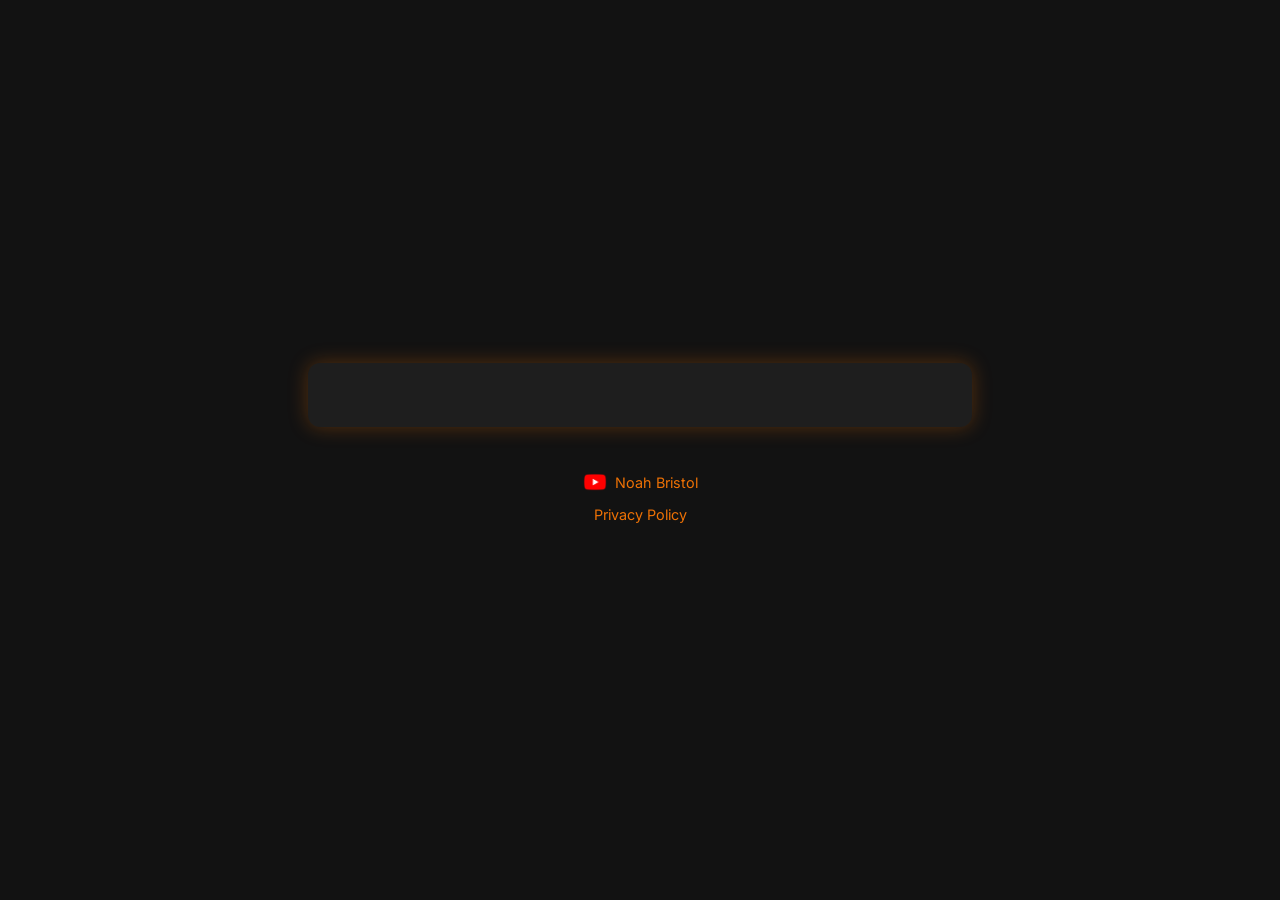
<file: index.html>
<!DOCTYPE html>
<html lang="en">
<head>
  <meta charset="UTF-8" />
  <meta name="viewport" content="width=device-width, initial-scale=1.0" />
  <meta name="robots" content="noindex, nofollow" />
  <title>Noah Bristol</title>
  <link rel="stylesheet" href="style.css" />
  <link rel="icon" type="image/png" href="https://www.svgrepo.com/show/5121/star.svg" />
  <link href="https://fonts.googleapis.com/css2?family=Inter:wght@400;600&display=swap" rel="stylesheet">
</head>
<body>
  <div class="container">
    <div class="form-wrapper">
      <script src="https://myliferebooted.mykajabi.com/forms/2149024625/embed.js"></script>
      <div id="form-fallback" hidden>
        <p class="fallback-title">The form didn't load</p>
        <p>Ad blockers and script blockers often block this page's signup form. If you run one, please allow this page and refresh. The form will appear here.</p>
      </div>
      <noscript>
        <p>This page needs JavaScript turned on to show the signup form. Please enable JavaScript and refresh.</p>
      </noscript>
    </div>
    <footer>
        <p>
            <a href="https://www.youtube.com/@noah-the-optimist" target="_blank">
              <img src="assets/images/youtube-icon.png" alt="YouTube" style="width: 24px; vertical-align: text-bottom; margin-right: 4px;">
              Noah Bristol
            </a>
          </p>
          <p><a href="privacy.html">Privacy Policy</a></p>
        </footer>
  </div>
  <script>
    window.addEventListener('load', function () {
      setTimeout(function () {
        if (!document.getElementById('kajabi-form')) {
          var fb = document.getElementById('form-fallback');
          if (fb) { fb.hidden = false; }
        }
      }, 3000);
    });
  </script>
</body>
</html>
</file>
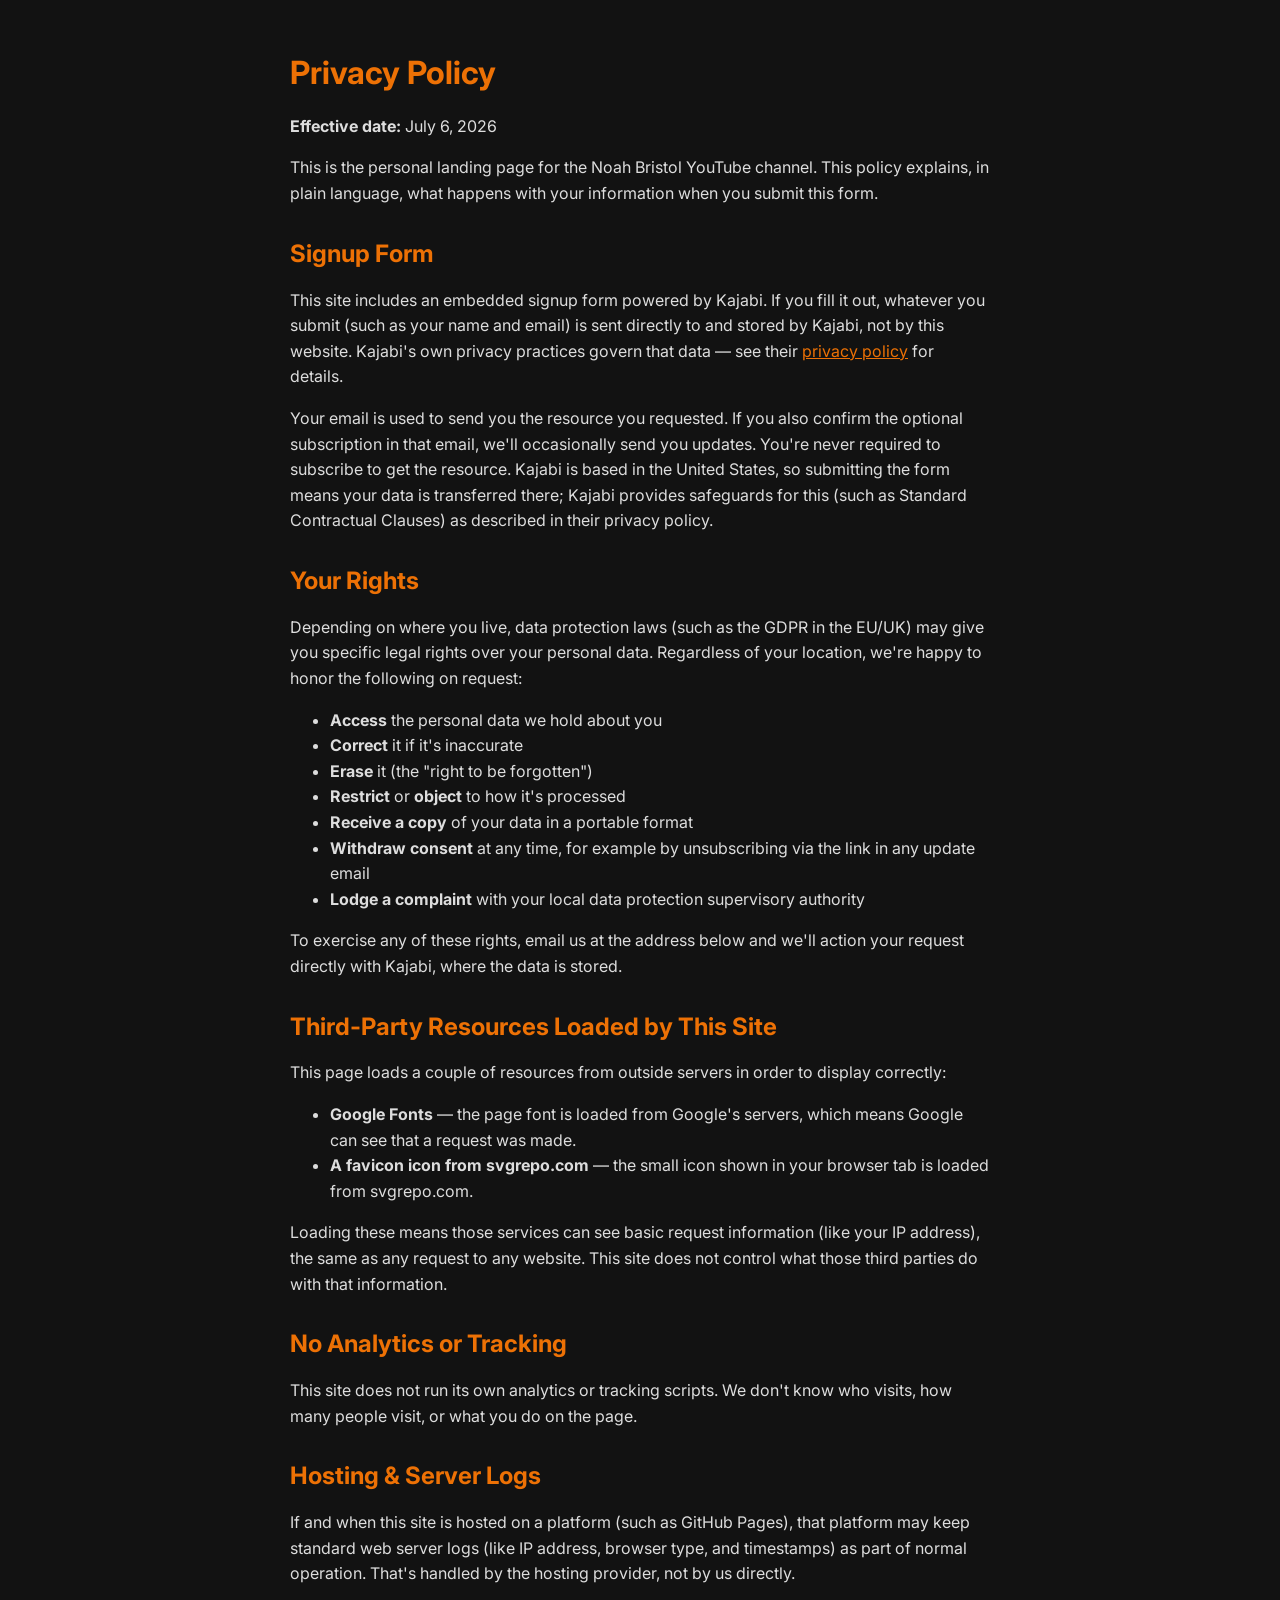
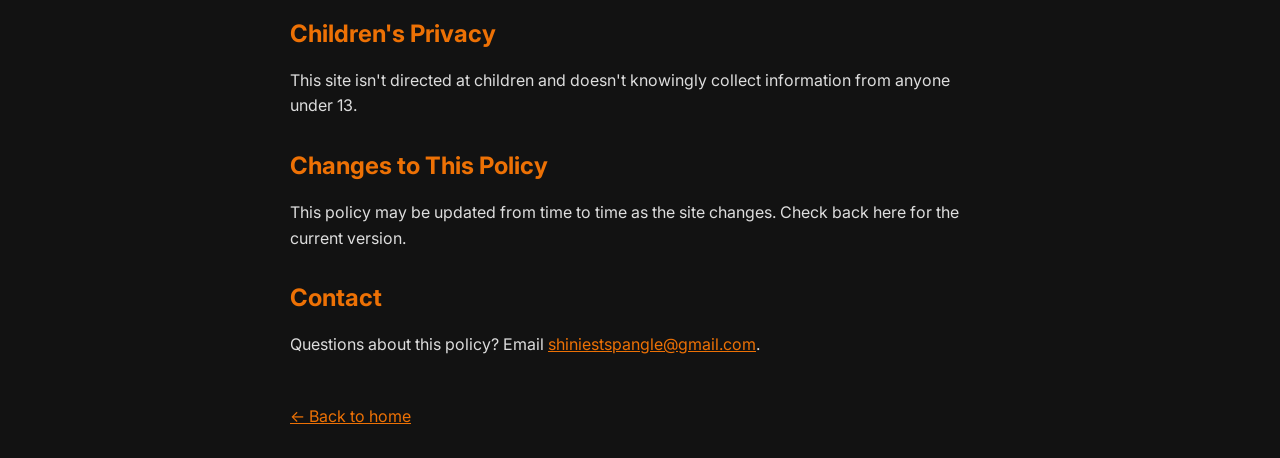
<file: privacy.html>
<!DOCTYPE html>
<html lang="en">
<head>
  <meta charset="UTF-8" />
  <meta name="viewport" content="width=device-width, initial-scale=1.0" />
  <meta name="robots" content="noindex, nofollow" />
  <title>Privacy Policy - Noah Bristol</title>
  <link rel="stylesheet" href="style.css" />
  <link rel="icon" type="image/png" href="https://www.svgrepo.com/show/5121/star.svg" />
  <link href="https://fonts.googleapis.com/css2?family=Inter:wght@400;600&display=swap" rel="stylesheet">
</head>
<body class="policy-page">
  <div class="container">
    <div class="policy-content">
      <h1>Privacy Policy</h1>
      <p><strong>Effective date:</strong> July 6, 2026</p>

      <p>This is the personal landing page for the Noah Bristol YouTube channel. This policy explains, in plain language, what happens with your information when you submit this form.</p>

      <h2>Signup Form</h2>
      <p>This site includes an embedded signup form powered by Kajabi. If you fill it out, whatever you submit (such as your name and email) is sent directly to and stored by Kajabi, not by this website. Kajabi's own privacy practices govern that data — see their <a href="https://kajabi.com/privacy" target="_blank">privacy policy</a> for details.</p>
      <p>Your email is used to send you the resource you requested. If you also confirm the optional subscription in that email, we'll occasionally send you updates. You're never required to subscribe to get the resource. Kajabi is based in the United States, so submitting the form means your data is transferred there; Kajabi provides safeguards for this (such as Standard Contractual Clauses) as described in their privacy policy.</p>

      <h2>Your Rights</h2>
      <p>Depending on where you live, data protection laws (such as the GDPR in the EU/UK) may give you specific legal rights over your personal data. Regardless of your location, we're happy to honor the following on request:</p>
      <ul>
        <li><strong>Access</strong> the personal data we hold about you</li>
        <li><strong>Correct</strong> it if it's inaccurate</li>
        <li><strong>Erase</strong> it (the "right to be forgotten")</li>
        <li><strong>Restrict</strong> or <strong>object</strong> to how it's processed</li>
        <li><strong>Receive a copy</strong> of your data in a portable format</li>
        <li><strong>Withdraw consent</strong> at any time, for example by unsubscribing via the link in any update email</li>
        <li><strong>Lodge a complaint</strong> with your local data protection supervisory authority</li>
      </ul>
      <p>To exercise any of these rights, email us at the address below and we'll action your request directly with Kajabi, where the data is stored.</p>

      <h2>Third-Party Resources Loaded by This Site</h2>
      <p>This page loads a couple of resources from outside servers in order to display correctly:</p>
      <ul>
        <li><strong>Google Fonts</strong> — the page font is loaded from Google's servers, which means Google can see that a request was made.</li>
        <li><strong>A favicon icon from svgrepo.com</strong> — the small icon shown in your browser tab is loaded from svgrepo.com.</li>
      </ul>
      <p>Loading these means those services can see basic request information (like your IP address), the same as any request to any website. This site does not control what those third parties do with that information.</p>

      <h2>No Analytics or Tracking</h2>
      <p>This site does not run its own analytics or tracking scripts. We don't know who visits, how many people visit, or what you do on the page.</p>

      <h2>Hosting &amp; Server Logs</h2>
      <p>If and when this site is hosted on a platform (such as GitHub Pages), that platform may keep standard web server logs (like IP address, browser type, and timestamps) as part of normal operation. That's handled by the hosting provider, not by us directly.</p>

      <h2>Children's Privacy</h2>
      <p>This site isn't directed at children and doesn't knowingly collect information from anyone under 13.</p>

      <h2>Changes to This Policy</h2>
      <p>This policy may be updated from time to time as the site changes. Check back here for the current version.</p>

      <h2>Contact</h2>
      <p>Questions about this policy? Email <a href="mailto:shiniestspangle@gmail.com">shiniestspangle@gmail.com</a>.</p>

      <a class="back-link" href="index.html">&larr; Back to home</a>
    </div>
  </div>
</body>
</html>
</file>
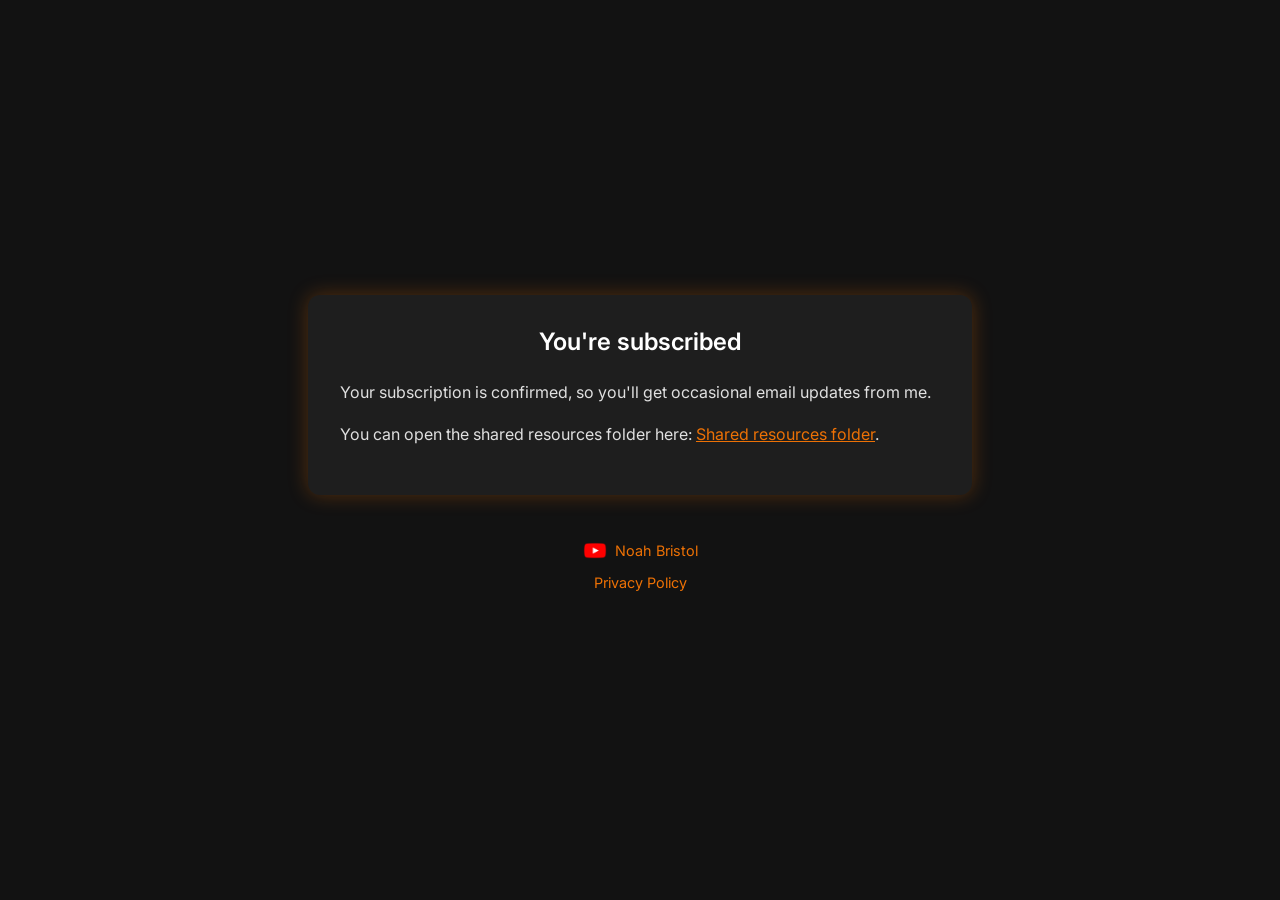
<file: subscribed.html>
<!DOCTYPE html>
<html lang="en">
<head>
  <meta charset="UTF-8" />
  <meta name="viewport" content="width=device-width, initial-scale=1.0" />
  <meta name="robots" content="noindex, nofollow" />
  <title>Noah Bristol</title>
  <link rel="stylesheet" href="style.css" />
  <link rel="icon" type="image/png" href="https://www.svgrepo.com/show/5121/star.svg" />
  <link href="https://fonts.googleapis.com/css2?family=Inter:wght@400;600&display=swap" rel="stylesheet">
</head>
<body>
  <div class="container">
    <div class="form-wrapper">
      <p class="thanks-title">You're subscribed</p>
      <p class="thanks-text">Your subscription is confirmed, so you'll get occasional email updates from me.</p>
      <p class="thanks-text">You can open the shared resources folder here: <a href="https://drive.google.com/drive/folders/1Pc2zRngqfnitDYboNIg5b6wauxpUGzMv?usp=drive_link">Shared resources folder</a>.</p>
    </div>
    <footer>
        <p>
            <a href="https://www.youtube.com/@noah-the-optimist" target="_blank">
              <img src="assets/images/youtube-icon.png" alt="YouTube" style="width: 24px; vertical-align: text-bottom; margin-right: 4px;">
              Noah Bristol
            </a>
          </p>
          <p><a href="privacy.html">Privacy Policy</a></p>
        </footer>
  </div>
</body>
</html>
</file>
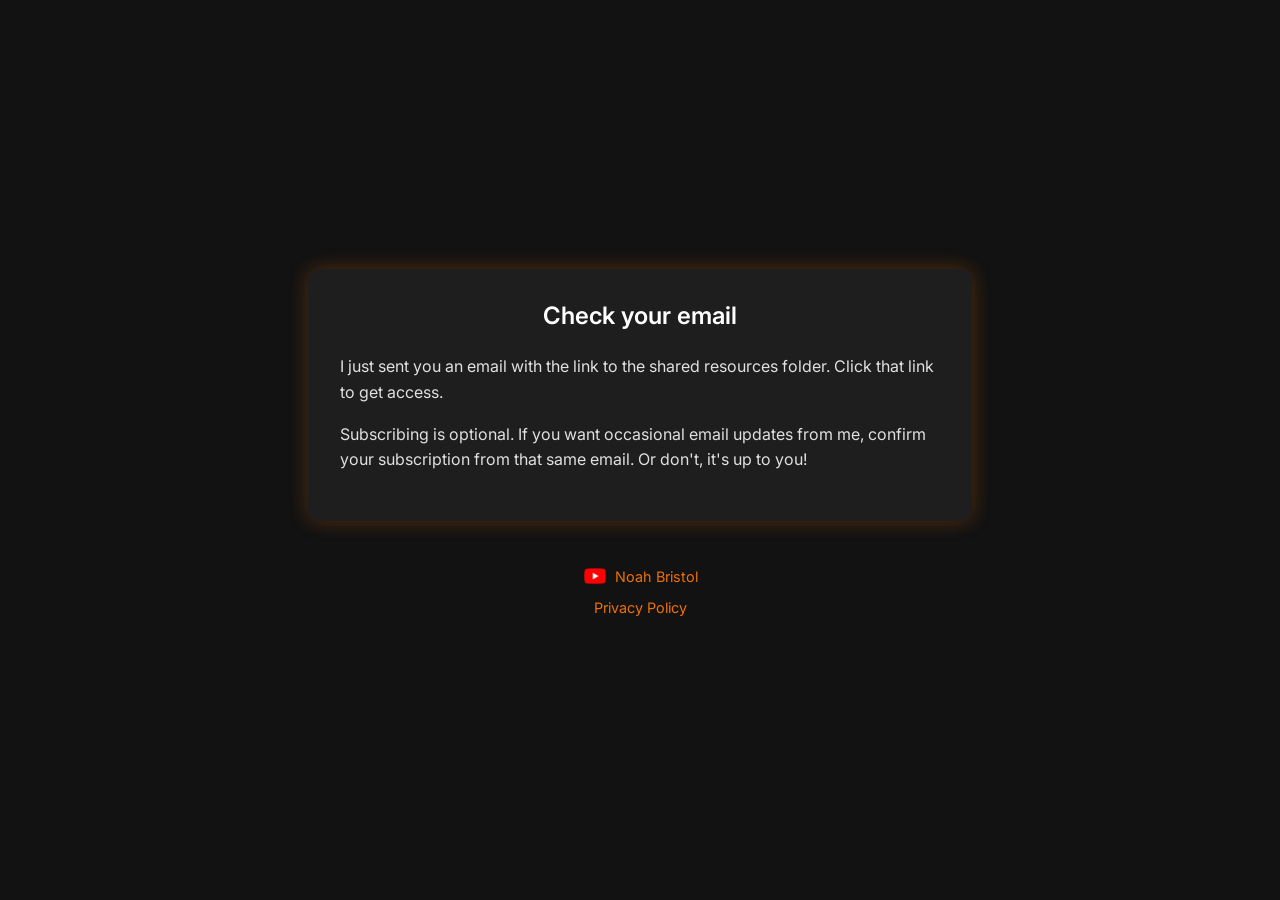
<file: thanks.html>
<!DOCTYPE html>
<html lang="en">
<head>
  <meta charset="UTF-8" />
  <meta name="viewport" content="width=device-width, initial-scale=1.0" />
  <meta name="robots" content="noindex, nofollow" />
  <title>Noah Bristol</title>
  <link rel="stylesheet" href="style.css" />
  <link rel="icon" type="image/png" href="https://www.svgrepo.com/show/5121/star.svg" />
  <link href="https://fonts.googleapis.com/css2?family=Inter:wght@400;600&display=swap" rel="stylesheet">
</head>
<body>
  <div class="container">
    <div class="form-wrapper">
      <p class="thanks-title">Check your email</p>
      <p class="thanks-text">I just sent you an email with the link to the shared resources folder. Click that link to get access.</p>
      <p class="thanks-text">Subscribing is optional. If you want occasional email updates from me, confirm your subscription from that same email. Or don't, it's up to you!</p>
    </div>
    <footer>
        <p>
            <a href="https://www.youtube.com/@noah-the-optimist" target="_blank">
              <img src="assets/images/youtube-icon.png" alt="YouTube" style="width: 24px; vertical-align: text-bottom; margin-right: 4px;">
              Noah Bristol
            </a>
          </p>
          <p><a href="privacy.html">Privacy Policy</a></p>
        </footer>
  </div>
</body>
</html>
</file>
<file: style.css>
body {
    margin: 0;
    font-family: 'Inter', sans-serif;
    background-color: #121212;
    color: #ffffff;
    display: flex;
    justify-content: center;
    align-items: center;
    min-height: 100vh;
    text-align: center;
  }
  
  .container {
    display: flex;
    flex-direction: column;
    justify-content: center;
    align-items: center;
    padding: 2rem;
    width: 100%;
    max-width: 600px;
  }
  
  .form-wrapper {
    background-color: #1e1e1e;
    padding: 2rem;
    border-radius: 12px;
    box-shadow: 0 0 20px rgba(237, 113, 5, 0.3);
    width: 100%;
  }
  
  #kajabi-form .kajabi-form__title {
    color: #ffffff !important;
  }

  #kajabi-form .kajabi-form__subtitle {
    color: #e0e0e0 !important;
  }

  /* Dark form: Kajabi's embed stylesheet paints the form card white
     (background-color: var(--pine-color-background-container, #ffffff)).
     Match the card to the dark wrapper and restyle the input to match. */
  #kajabi-form {
    --pine-color-background-container: #1e1e1e;
  }

  #kajabi-form.kajabi-form--inline {
    background-color: #1e1e1e !important;
  }

  #kajabi-form .kajabi-form__form-item input {
    background-color: #2a2a2a !important;
    border-color: #3a3a3a !important;
    color: #ffffff !important;
  }

  #kajabi-form .kajabi-form__form-item input:hover,
  #kajabi-form .kajabi-form__form-item input:focus {
    border-color: #ed7105 !important;
  }

  #kajabi-form ::-webkit-input-placeholder { color: #9a9a9a !important; }
  #kajabi-form :-moz-placeholder { color: #9a9a9a !important; }
  #kajabi-form ::-moz-placeholder { color: #9a9a9a !important; }
  #kajabi-form :-ms-input-placeholder { color: #9a9a9a !important; }
  #kajabi-form ::placeholder { color: #9a9a9a !important; }

  #form-fallback {
    color: #e0e0e0;
    line-height: 1.6;
  }

.thanks-title {
    text-align: center;
    color: #ffffff;
    font-weight: 600;
    font-size: 1.5rem;
    margin-top: 0;
  }

  .thanks-text {
    text-align: left;
    color: #e0e0e0;
    line-height: 1.6;
  }

  .thanks-text a {
    color: #ed7105;
  }

  #form-fallback .fallback-title {
    color: #ffffff;
    font-weight: 600;
    font-size: 1.25rem;
  }

  footer {
    margin-top: 2rem;
    font-size: 0.9rem;
    color: #aaa;
  }
  
  footer a {
    color: #ed7105;
    text-decoration: none;
  }
  
  footer a:hover {
    text-decoration: underline;
  }
  
  @media (max-width: 600px) {
    .form-wrapper {
      padding: 1.5rem;
    }
    footer {
      font-size: 0.8rem;
    }
  }

  body.policy-page {
    display: block;
    text-align: left;
    min-height: 0;
  }

  body.policy-page .container {
    max-width: 700px;
    margin: 0 auto;
    align-items: stretch;
  }

  .policy-content h1 {
    color: #ed7105;
  }

  .policy-content h2 {
    color: #ed7105;
    margin-top: 2rem;
  }

  .policy-content p,
  .policy-content li {
    line-height: 1.6;
    color: #ddd;
  }

  .policy-content a {
    color: #ed7105;
  }

  .back-link {
    display: inline-block;
    margin-top: 2rem;
  }
</file>
